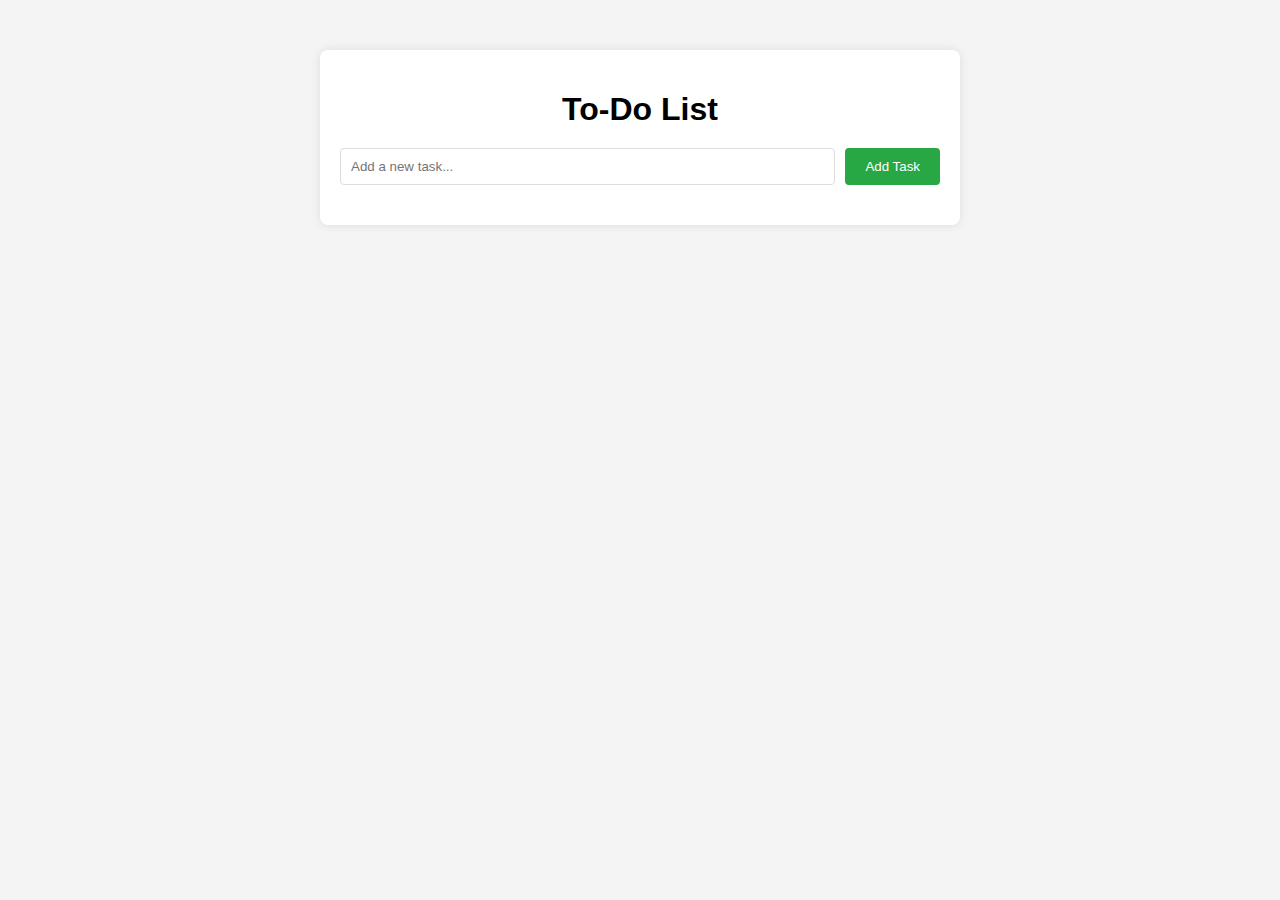
<file: To Do List page/index.html>
<!DOCTYPE html>
<html lang="en">
<head>
    <meta charset="UTF-8">
    <meta name="viewport" content="width=device-width, initial-scale=1.0">
    <title>To-Do List</title>
    <link rel="stylesheet" href="styles.css">
</head>
<body>
    <div class="container">
        <h1>To-Do List</h1>
        <div class="input-group">
            <input type="text" id="taskInput" placeholder="Add a new task...">
            <button id="addTaskButton">Add Task</button>
        </div>
        <ul id="taskList"></ul>
    </div>

    <script src="script.js"></script>
</body>
</html>
</file>
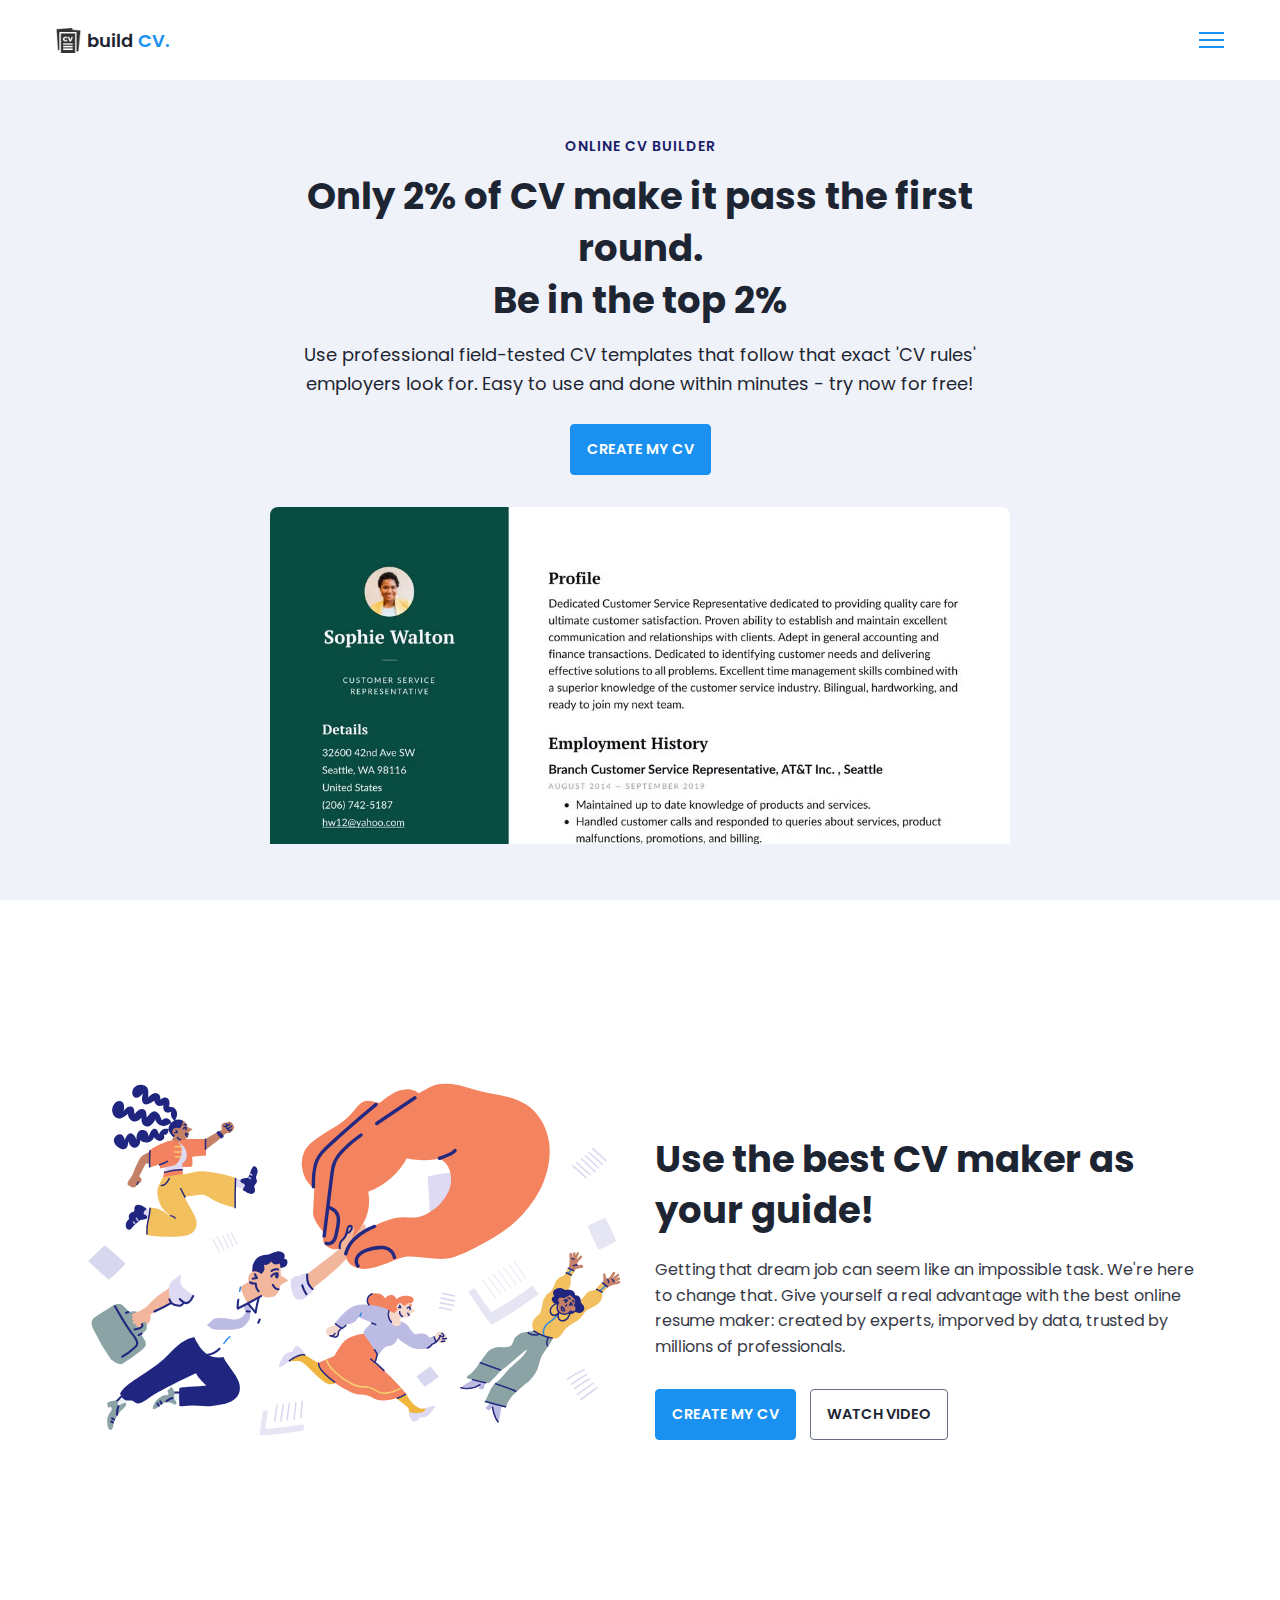
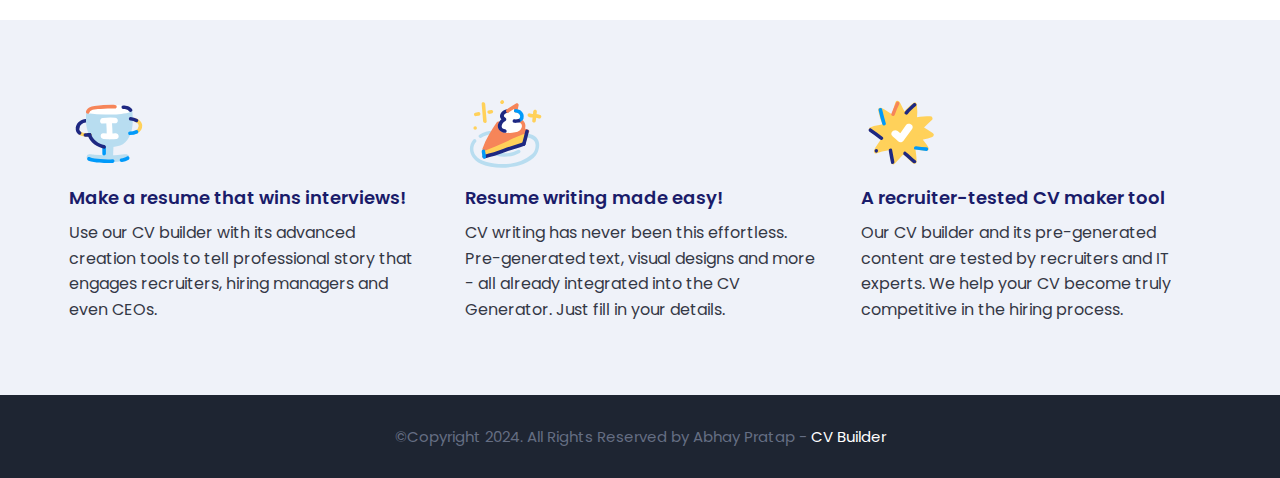
<file: CV Generator Project/cv generator/index.html>
<!DOCTYPE html>
<html>
    <head>
        <meta charset="utf-8">
        <meta http-equiv="X-UA-Compatible" content="IE=edge">
        <title>Home Page</title>
        <meta name="description" content="">
        <meta name="viewport" content="width=device-width, initial-scale=1">
        <link rel="stylesheet" href="assets/css/main.css">
    </head>
    <body>

        <nav class = "navbar bg-white">
            <div class="container">
                <div class = "navbar-content">
                    <div class = "brand-and-toggler">
                        <a href = "index.html" class = "navbar-brand">
                            <img src = "assets/images/curriculum-vitae.png" alt = "" class = "navbar-brand-icon">
                            <span class = "navbar-brand-text">build <span>CV.</span>
                        </a>
                        <button type = "button" class = "navbar-toggler-btn">
                            <div class = "bars">
                                <div class = "bar"></div>
                                <div class = "bar"></div>
                                <div class = "bar"></div>
                            </div>
                        </button>
                    </div>
                </div>
            </div>
        </nav>

        <header class = "header bg-bright" id = "header">
            <div class = "container">
                <div class = "header-content text-center">
                    <h6 class = "text-uppercase text-blue-dark fs-14 fw-6 ls-1">Online CV Builder</h6>
                    <h1 class = "lg-title">Only 2% of CV make it pass the first round.<br/> Be in the top 2%</h1>
                    <p class = "text-dark fs-18">Use professional field-tested CV templates that follow that exact 'CV rules' employers look for. Easy to use and done within minutes - try now for free!</p>
                    <a href = "resume.html" class = "btn btn-primary text-uppercase">CREATE MY CV</a>
                    <img src = "assets/images/dublin-resume-templates.avif">
                </div>
            </div>
        </header>

        <div class="section-one">
            <div class="container">
                <div class = "section-one-content">
                    <div class="section-one-l">
                        <img src = "assets/images/visual-0c7080adf17f1f207276f613447c924f667dab34b7ac415cd7ef653172defd0b.svg">
                    </div>
                    <div class = "section-one-r text-center">
                        <h2 class = "lg-title">Use the best CV maker as your guide!</h2>
                        <p class = "text">Getting that dream job can seem like an impossible task. We're here to change that. Give yourself a real advantage with the best online resume maker: created by experts, imporved by data, trusted by millions of professionals.</p>
                        <div class = "btn-group">
                            <a href = "resume.html" class = "btn btn-primary text-uppercase">CREATE MY CV</a>
                            <a href = "#" class = "btn btn-secondary text-uppercase">watch video</a>
                        </div>
                    </div>
                </div>
            </div>
        </div>

        <div class = "section-two bg-bright">
            <div class="container">
                <div class="section-two-content">
                    <div class = "section-items">
                        <div class = "section-item">
                            <div class = "section-item-icon">
                                <img src = "assets/images/feature-1-edf4481d69166ac81917d1e40e6597c8d61aa970ad44367ce78049bf830fbda5.svg" alt = "">
                            </div>
                            <h5 class = "section-item-title">Make a resume that wins interviews!</h5>
                            <p class = "text">Use our CV builder with its advanced creation tools to tell professional story that engages recruiters, hiring managers and even CEOs.</p>
                        </div>

                        <div class = "section-item">
                            <div class = "section-item-icon">
                                <img src = "assets/images/feature-2-a7a471bd973c02a55d1b3f8aff578cd3c9a4c5ac4fc74423d94ecc04aef3492b.svg" alt = "">
                            </div>
                            <h5 class = "section-item-title">Resume writing made easy!</h5>
                            <p class = "text">CV writing has never been this effortless. Pre-generated text, visual designs and more - all already integrated into the CV Generator. Just fill in your details.</p>
                        </div>

                        <div class = "section-item">
                            <div class = "section-item-icon">
                                <img src = "assets/images/feature-3-4e87a82f83e260488c36f8105e26f439fdc3ee5009372bb5e12d9421f32eabdd.svg" alt = "">
                            </div>
                            <h5 class = "section-item-title">A recruiter-tested CV maker tool</h5>
                            <p class = "text">Our CV builder and its pre-generated content are tested by recruiters and IT experts. We help your CV become truly competitive in the hiring process.</p>
                        </div>
                    </div>
                </div>
            </div>
        </div>

        <footer class = "footer bg-dark">
            <div class="container">
                <div class = "footer-content text-center">
                    <p class="fs-15">&copy;Copyright 2024. All Rights Reserved by Abhay Pratap - <span>CV Builder </span></p>
                </div>
            </div>
        </footer>
        
    </body>
</html>
</file>
<file: To Do List page/styles.css>
body {
    font-family: Arial, sans-serif;
    background-color: #f4f4f4;
    margin: 0;
    padding: 0;
}

.container {
    max-width: 600px;
    margin: 50px auto;
    padding: 20px;
    background-color: #fff;
    box-shadow: 0 0 10px rgba(0,0,0,0.1);
    border-radius: 8px;
}

h1 {
    text-align: center;
    margin-bottom: 20px;
}

.input-group {
    display: flex;
    margin-bottom: 20px;
}

#taskInput {
    flex: 1;
    padding: 10px;
    border: 1px solid #ddd;
    border-radius: 4px;
}

#addTaskButton {
    padding: 10px 20px;
    margin-left: 10px;
    border: none;
    border-radius: 4px;
    background-color: #28a745;
    color: #fff;
    cursor: pointer;
}

#addTaskButton:hover {
    background-color: #218838;
}

ul {
    list-style: none;
    padding: 0;
}

li {
    padding: 10px;
    border-bottom: 1px solid #ddd;
    display: flex;
    align-items: center;
    justify-content: space-between;
}

li.completed {
    text-decoration: line-through;
    color: #6c757d;
}

button {
    background: none;
    border: none;
    cursor: pointer;
    color: #007bff;
}

button:hover {
    color: #0056b3;
}
</file>
<file: CV Generator Project/cv generator/assets/css/main.css>
@import url('https://fonts.googleapis.com/css2?family=Manrope:wght@200;300;400;500;600;700;800&family=Poppins:ital,wght@0,100;0,200;0,300;0,400;0,500;0,600;0,700;0,800;0,900;1,100;1,200;1,300;1,400;1,500;1,600;1,700;1,800;1,900&display=swap');

:root{
    --clr-blue: #1A91F0;
    --clr-blue-mid: #1170CD;
    --clr-blue-dark: #1A1C6A;
    --clr-white: #fff;
    --clr-bright: #EFF2F9;
    --clr-dark: #1e2532;
    --clr-black: #000;
    --clr-grey: #656e83;
    --clr-green: #084C41;
    --font-poppins: 'Poppins', sans-serif;
    --font-manrope: 'Manrope', sans-serif;;
    --transition: all 300ms ease-in-out;
}

*{
    padding: 0;
    margin: 0;
    box-sizing: border-box;
}

html{
    font-size: 10px;
}

body{
    font-size: 1.6rem;
    font-family: var(--font-poppins);
}

button{
    border: none;
    background-color: transparent;
    outline: 0;
    cursor: pointer;
    font-family: inherit;
}

img{
    width: 100%;
    display: block;
}

a{
    text-decoration: none;
}

/* fonts */
.font-poppins{font-family: var(--font-poppins);}
.font-manrope{font-family: var(--font-manrope);}

/* text colors */
.text-blue{color: var(--clr-blue);}
.text-blue-mid{color: var(--clr-blue-mid);}
.text-blue-dark{color: var(--clr-blue-dark);}
.text-bright{color: var(--clr-bright);}
.text-dark{color: var(--clr-dark);}
.text-grey{color: var(--clr-grey);}
.text-white{color: var(--clr-white);}

/* backgrounds */
.bg-blue{background-color: var(--clr-blue);}
.bg-blue-mid{background-color: var(--clr-blue-mid);}
.bg-blue-dark{background-color: var(--clr-blue-dark);}
.bg-bright{background-color: var(--clr-bright);}
.bg-dark{background-color: var(--clr-dark);}
.bg-grey{background-color: var(--clr-grey);}
.bg-white{background-color: var(--clr-white);}
.bg-black{background-color: var(--clr-black);}
.bg-green{background-color: var(--clr-green);}

.text-center{ text-align: center;}
.text-left{text-align: left;}
.text-right{text-align: right;}
.text-uppercase{text-transform: uppercase;}
.text-lowercase{text-transform: lowercase;}
.text-capitalize{text-transform: capitalize;}
.text{
    color: var(--clr-dark);
    opacity: 0.9;
    margin: 2rem 0;
    line-height: 1.6;
}

.fw-2{font-weight: 200;}
.fw-3{font-weight: 300;}
.fw-4{font-weight: 400;}
.fw-5{font-weight: 500;}
.fw-6{font-weight: 600;}
.fw-7{font-weight: 700;}
.fw-8{font-weight: 800;}

.fs-13{font-size: 13px;}
.fs-14{font-size: 14px;}
.fs-15{font-size: 15px;}
.fs-16{font-size: 16px;}
.fs-17{font-size: 17px;}
.fs-18{font-size: 18px;}
.fs-19{font-size: 19px;}
.fs-20{font-size: 20px;}
.fs-21{font-size: 21px;}
.fs-22{font-size: 22px;}
.fs-23{font-size: 23px;}
.fs-24{font-size: 24px;}
.fs-25{font-size: 25px;}

.ls-1{letter-spacing: 1px;}
.ls-2{letter-spacing: 2px;}

.container{
    max-width: 1200px;
    margin: 0 auto;
    padding: 0 1.6rem;
}

/* bars button */
.bars{
    display: flex;
    flex-direction: column;
    justify-content: space-between;
    height: 16.5px;
    width: 25px;
}
.bars .bar{
    width: 100%;
    height: 2px;
    background-color: var(--clr-blue);
    transition: var(--transition);
}

.bars:hover .bar{
    background-color: var(--clr-dark);
}

/* buttons */
.btn{
    font-size: 14.5px;
    font-weight: 600;
    padding: 1.4rem 1.6rem;
    border-radius: 4px;
    display: inline-block;
}

.btn-primary{
    background-color: var(--clr-blue);
    color: var(--clr-white);
    border: 1px solid var(--clr-blue);
    transition: var(--transition);
}

.btn-primary:hover{
    background-color: transparent;
    color: var(--clr-dark);
    border-color: var(--clr-grey);
}

.btn-secondary{
    background-color: transparent;
    color: var(--clr-dark);
    border: 1px solid var(--clr-grey);
    transition: var(--transition);
}

.btn-secondary:hover{
    background-color: var(--clr-blue);
    color: var(--clr-white);
    border-color: var(--clr-blue);
}

.btn-group button:first-child, .btn-group a:first-child{
    margin-right: 1rem!important;
}

/* navbar part */
.navbar{
    height: 80px;
    display: flex;
    align-items: center;
    box-shadow: rgba(0, 0, 0, 0.08) 0px 3px 8px;
}

.navbar .container{
    width: 100%;
}

.navbar-brand{
    display: flex;
    align-items: center;
    justify-content: flex-start;
    font-size: 1.8rem;
}
.navbar-brand-text{
    color: var(--clr-dark);
    font-weight: 600;
}
.navbar-brand-text span{
    color: var(--clr-blue);
}
.navbar-brand-icon{
    width: 25px;
    margin-right: 6px;
    opacity: 0.8;
}
.brand-and-toggler{
    display: flex;
    align-items: center;
    justify-content: space-between;
}
.header{
    min-height: calc(100vh - 80px);
    display: flex;
    flex-direction: column;
    align-items: center;
    justify-content: center;
}
.header-content{
    max-width: 740px;
    margin-right: auto;
    margin-left: auto;
}
.header-content img{
    max-width: 760px;
    border-top-right-radius: 8px;
    border-top-left-radius: 8px;
    margin-top: 3.2rem;
}
.lg-title{
    margin: 1.4rem 0;
    font-size: 37px;
    line-height: 1.4;
    color: var(--clr-dark);
}
.header-content p{
    margin-bottom: 2.6rem;
    line-height: 1.6;
}


/* section one */
.section-one{
    padding: 64px 0;
    min-height: 80vh;
    display: flex;
    align-items: center;
}
.section-one-l img{
    max-width: 545px;
    margin-right: auto;
    margin-left: auto;
}
.section-one-r{
    margin-top: 4rem;
}

.section-one .btn-group{
    margin-top: 2rem;
}
.section-one-r{
    max-width: 545px;
    margin-right: auto;
    margin-left: auto;
}
.section-one-r .btn-group{
    margin-top: 3rem;
}

/* section two */
.section-two{
    padding: 64px 0;
}
.section-two .section-items{
    display: grid;
    gap: 2rem;
}

.section-two .section-item{
    max-width: 350px;
    text-align: center;
    margin-right: auto;
    margin-left: auto;
}
.section-two .section-item-icon{
    margin: 1rem 0;
}
.section-two .section-item-icon img{
    width: 80px;
    margin-right: auto;
    margin-left: auto;
}
.section-two .section-item-title{
    color: var(--clr-blue-dark);
    font-size: 1.8rem;
    font-weight: 600;
}
.section-two .text{
    margin: 0.9rem 0;
}

/* footer */
.footer{
    padding: 3rem 0;
}
.footer-content p{
    color: var(--clr-grey);
}
.footer-content p span{
    color: var(--clr-white);
}

/* media queries */
@media screen and (min-width: 768px){
    .section-two .section-items{
        grid-template-columns: repeat(2, 1fr);
    }
}

@media screen and (min-width: 992px){
    .section-one-content{
        display: grid;
        grid-template-columns: repeat(2, 1fr);
        column-gap: 3rem;
    }
    .section-one-r{
        text-align: left;
    }
    .section-two .section-items{
        grid-template-columns: repeat(3, 1fr);
    }
    .section-two .section-item{
        text-align: left;
    }
    .section-two .section-item-icon img{
        margin-left: 0;
    }
}



/* resume page */
#about-sc{
    padding: 64px 0;
}

.cv-form-row-title{
    background-color: var(--clr-dark);
    padding: 0.8rem 1.6rem;
    margin-bottom: 2rem;
}

.cv-form-row-title h3{
    color: var(--clr-white);
    font-weight: 500;
    text-transform: uppercase;
    letter-spacing: 1.5px;
    font-size: 1.7rem;
}
.cv-form-blk{
    margin: 3rem 0;
}
.cv-form-row{
    padding: 3rem 2rem 0 2rem;
    border: 1px solid rgba(0, 0, 0, 0.08);
    margin-bottom: 1rem;
    position: relative;
}
textarea{
    resize: none;
}
.form-elem{
    margin-bottom: 3rem;
    position: relative;
}
.form-label{
    display: block;
    font-weight: 600;
    font-size: 14px;
    color: var(--clr-dark);
    margin-bottom: 0.5rem;
}
.form-control{
    border-radius: none;
    border: 1px solid rgba(0, 0, 0, 0.1);
    font-size: 14px;
    padding: 0.8rem 1.6rem;
    font-family: inherit;
    width: 100%;
    outline: 0;
    transition: var(--transition);
}

.form-control:focus{
    border-color: rgba(0, 0, 0, 0.3);
}
.form-text{
    color: #ca0b00;
    font-size: 12px;
    position: absolute;
    letter-spacing: 0.5px;
    top: calc(100% + 2px);
    left: 0;
    width: 100%;
}
.cols-3, .cols-2{
    display: grid;
}
.repeater-add-btn{
    width: 25px;
    height: 25px;
    background-color: var(--clr-blue-mid);
    font-size: 1.6rem;
    color: var(--clr-white);
    margin: 1rem 0;
}
.repeater-remove-btn{
    position: absolute;
    top: 10px;
    right: 10px;
    z-index: 999;
    width: 25px;
    height: 25px;
    border-radius: 50%;
    background-color: #ca0b00;
    color: var(--clr-white);
    font-size: 1.6rem;
}

/* preview section */
.preview-cnt{
    border-radius: 5px;
    display: grid;
    grid-template-columns: 32% auto;
    box-shadow: rgba(149, 157, 165, 0.2) 0px 8px 24px;
    overflow: hidden;
}

.preview-cnt-l{
    padding: 3rem 3rem 2rem 3rem;
}
.preview-cnt-r{
    padding: 3rem 3rem 3rem 4rem;
}
.preview-cnt-l .preview-blk:nth-child(1){
    text-align: center;
}
.preview-image{
    width: 120px;
    height: 120px;
    border-radius: 50%;
    overflow: hidden;
    margin-right: auto;
    margin-left: auto;
}
.preview-image img{
    width: 100%;
    height: 100%;
    object-fit: cover;
}
.preview-item-name{
    font-size: 2.4rem;
    font-weight: 600;
    margin: 1.8rem 0;
    position: relative;
}
.preview-item-name::after{
    position: absolute;
    content: "";
    bottom: -10px;
    width: 50px;
    height: 1.5px;
    background-color: rgba(255, 255, 255, 0.5);
    left: 50%;
    transform: translateX(-50%);
}
.preview-blk{
    padding: 1rem 0;
    margin-bottom: 1rem;
}
.preview-blk-title h3{
    text-transform: uppercase;
    letter-spacing: 0.5px;
    border-bottom: 0.5px solid rgba(0, 0, 0, 0.08);
    padding-bottom: 0.5rem;
}
.preview-blk-title{
    margin-bottom: 1rem;
}
.preview-blk-list .preview-item{
    font-size: 1.5rem;
    margin-bottom: 0.2rem;
    opacity: 0.95;
}
.preview-cnt-r .preview-blk-title{
    color: var(--clr-dark);
}
.preview-cnt-r .preview-blk-list .preview-item{
    margin-top: 1.8rem;
}

.achievements-items.preview-blk-list .preview-item span:first-child,
.educations-items.preview-blk-list .preview-item span:first-child,
.experiences-items.preview-blk-list .preview-item span:first-child{
    display: block;
    font-weight: 600;
    margin-bottom: 1rem;
    background-color: rgba(0, 0, 0, 0.03);
}

.educations-items.preview-blk-list .preview-item span:nth-child(2),
.experiences-items.preview-blk-list .preview-item span:nth-child(2){
    font-weight: 600;
    margin-right: 1rem;
}

.educations-items.preview-blk-list .preview-item span:nth-child(3),
.experiences-items.preview-blk-list .preview-item span:nth-child(3){
    font-style: italic;
    margin-right: 1rem;
}

.educations-items.preview-blk-list .preview-item span:nth-child(4),
.educations-items.preview-blk-list .preview-item span:nth-child(5),
.experiences-items.preview-blk-list .preview-item span:nth-child(4),
.experiences-items.preview-blk-list .preview-item span:nth-child(5){
    margin-right: 1rem;
    background-color: var(--clr-green);
    color: var(--clr-white);
    padding: 0 1rem;
    border-radius: 0.6rem;
}

.educations-items.preview-blk-list .preview-item span:nth-child(6),
.experiences-items.preview-blk-list .preview-item span:nth-child(6){
    font-size: 13.5px;
    display: block;
    opacity: 0.8;
    margin-top: 1rem;
}
.projects-items.preview-blk-list .preview-item span{
    display: block;
}

@media screen and (min-width: 768px){
    .cols-3{
        grid-template-columns: repeat(3, 1fr);
        column-gap: 2rem;
    }
    .cols-2{
        grid-template-columns: repeat(2, 1fr);
        column-gap: 2rem;
    }
}

@media screen and (min-width: 992px){
    .cv-form-row{
        padding: 3rem 3rem 0rem 3rem;
    }
    .cols-3{
        grid-template-columns: repeat(3, 1fr);
    }
}

.print-btn-sc{
    margin: 2rem 0 6rem 0;
}

/* print section */
@media print{
    body *{
        visibility: hidden;
    }

    .non_print_area{
        display: none;
    }

    .print_area, .print_area *{
        visibility: visible;
    }

    .print_area{
        width: 100%;
        position: absolute;
        left: 0;
        top: 0;
        overflow: hidden;
    }
}
</file>
